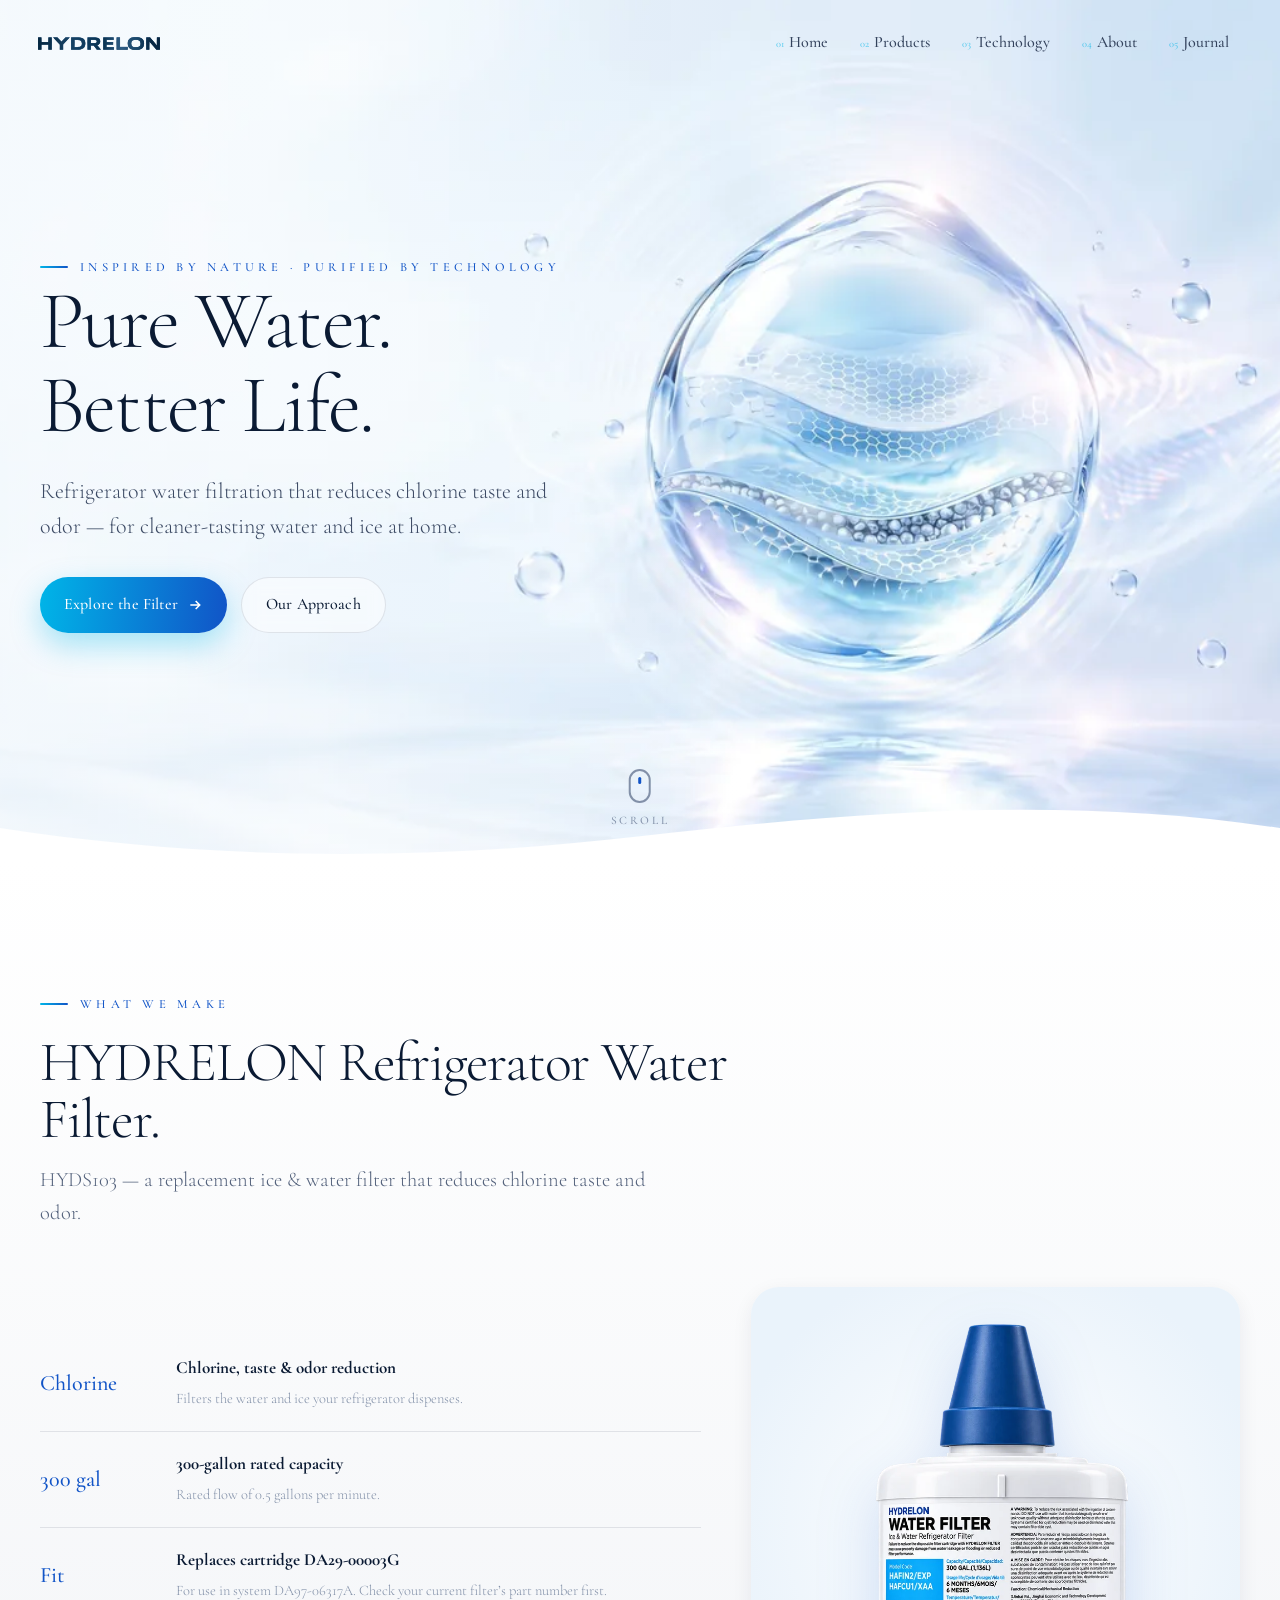
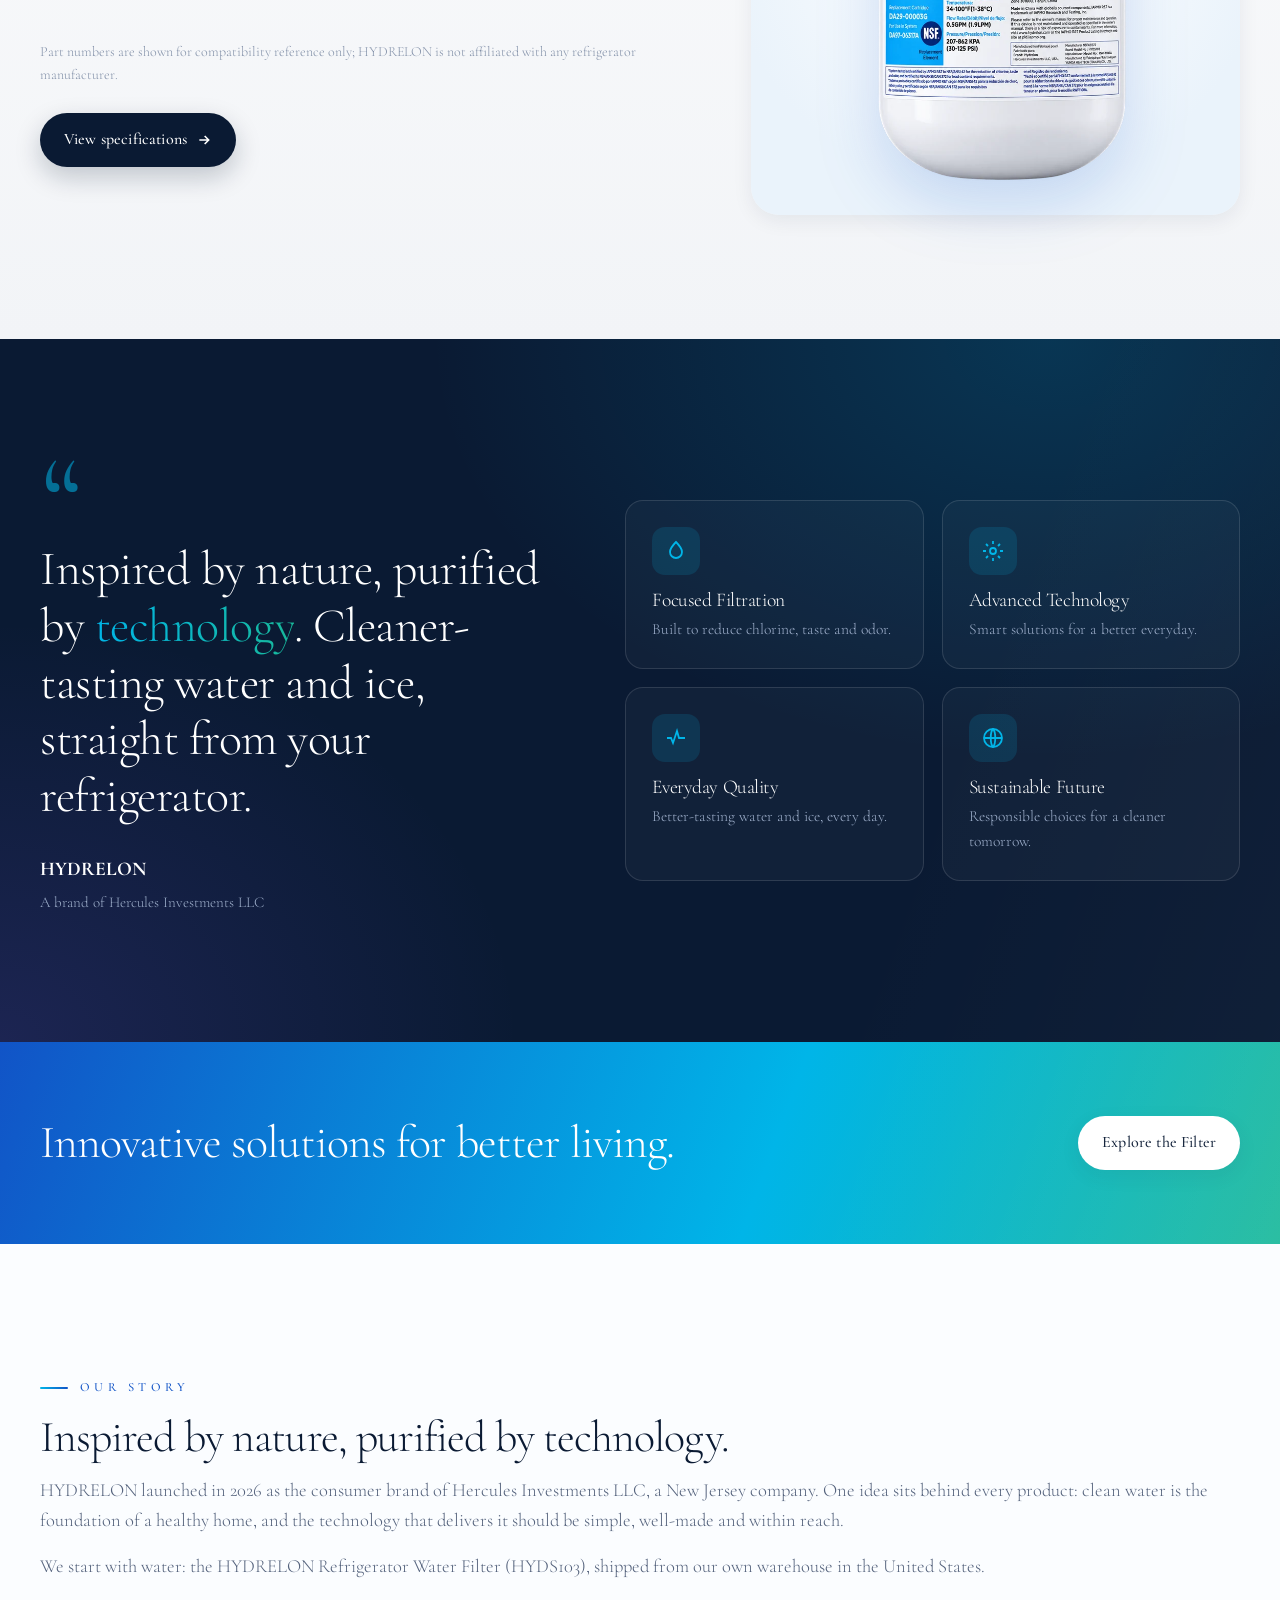
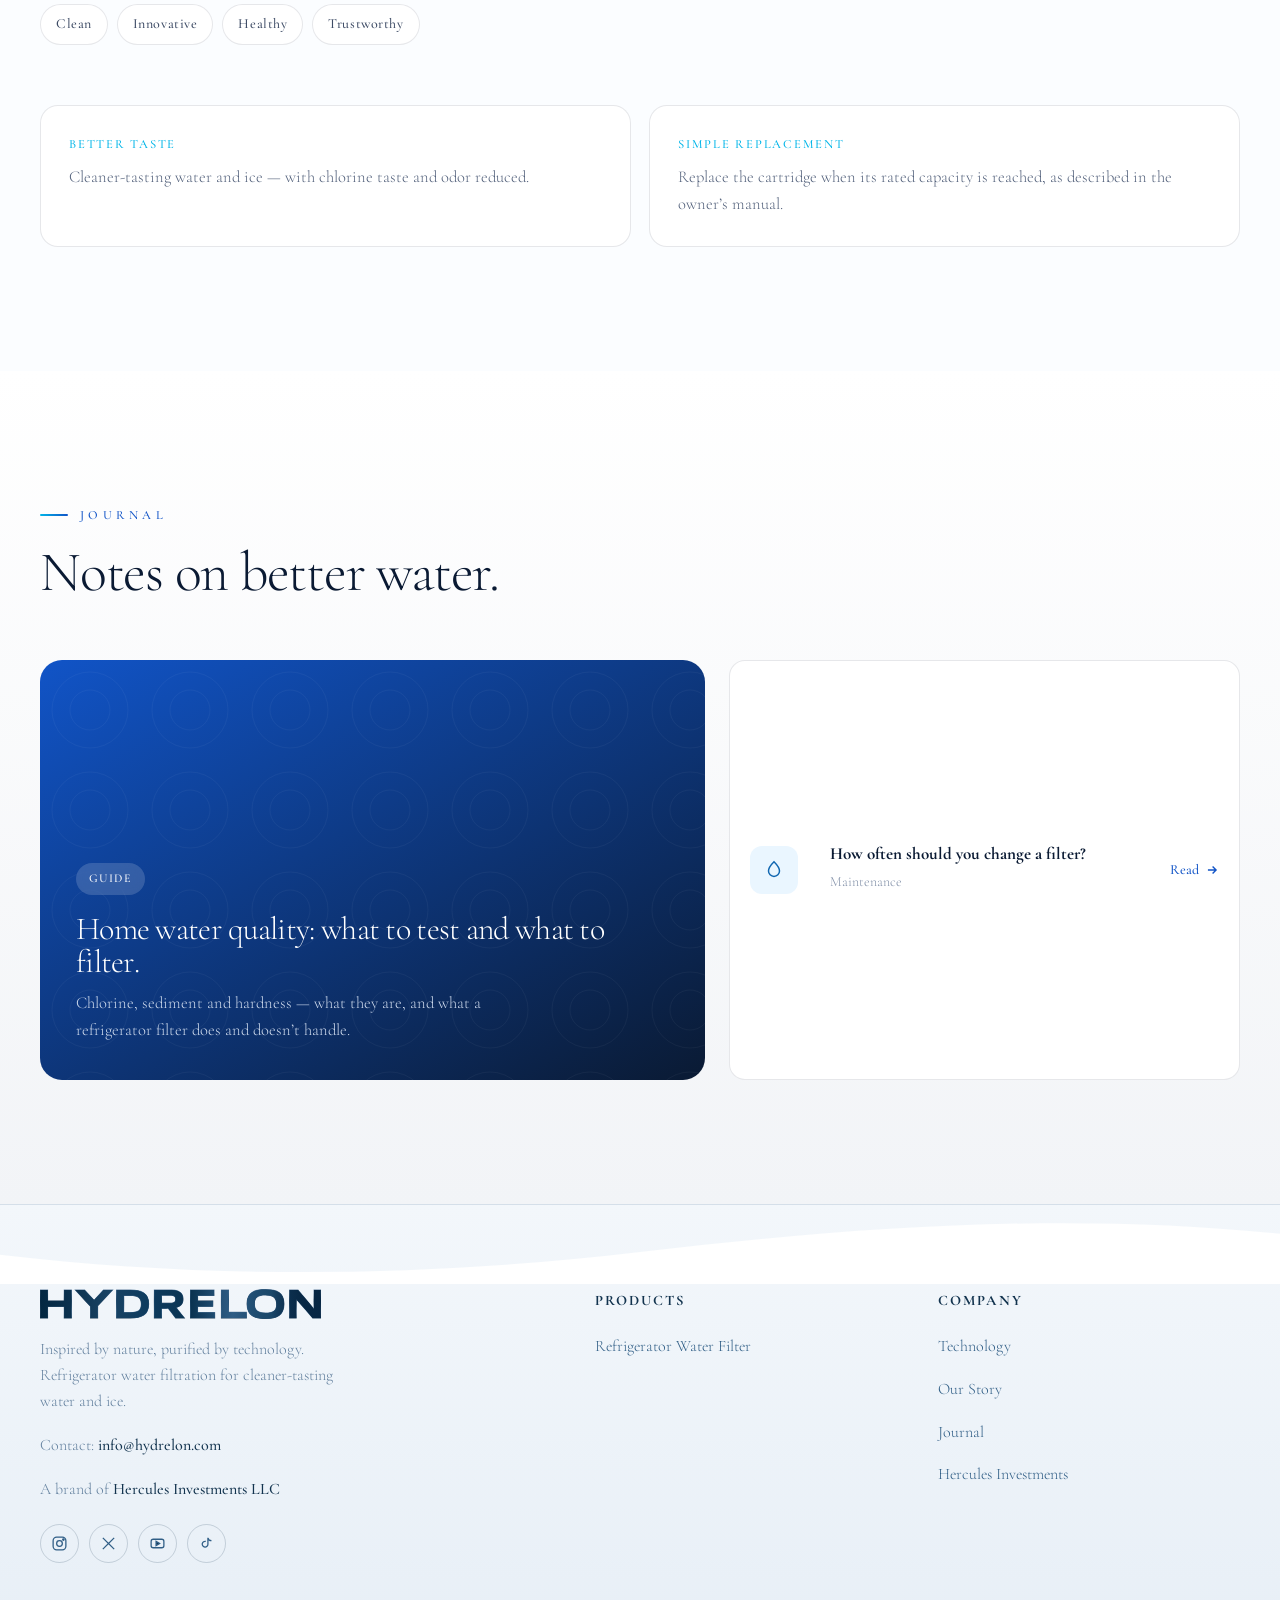
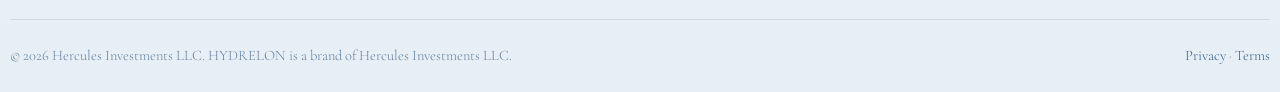
<file: index.html>
<!DOCTYPE html>
<html lang="en">
<head>
<meta charset="UTF-8" />
<meta name="viewport" content="width=device-width, initial-scale=1.0" />
<title>HYDRELON — Pure Water. Better Life.</title>
<meta name="description" content="HYDRELON water filters — inspired by nature, purified by technology. A brand of Hercules Investments LLC." />
<link rel="icon" href="assets/img/favicon-32.png" sizes="32x32" type="image/png">
<link rel="icon" href="assets/img/favicon-16.png" sizes="16x16" type="image/png">
<link rel="icon" href="assets/img/favicon-512.png" sizes="512x512" type="image/png">
<link rel="apple-touch-icon" href="assets/img/favicon-180.png">
<link rel="preconnect" href="https://fonts.googleapis.com">
<link rel="preconnect" href="https://fonts.gstatic.com" crossorigin>
<link rel="stylesheet" href="https://fonts.googleapis.com/css2?family=Cormorant+Garamond:ital,wght@0,300;0,400;0,500;0,600;1,300&display=swap">
<link rel="stylesheet" href="assets/css/base.css">
<link rel="stylesheet" href="assets/css/header.css">
<link rel="stylesheet" href="assets/css/hero.css">
<link rel="stylesheet" href="assets/css/sections.css">
<link rel="stylesheet" href="assets/css/footer.css">
<link rel="stylesheet" href="assets/css/overlays.css">
<link rel="stylesheet" href="assets/css/responsive.css">
</head>
<body>
<div id="progress"></div>

<!-- NAV -->
<header class="nav" id="nav">
  <div class="wrap nav-inner">
    <a class="brand" href="#home">
      <img class="brand-lockup" src="assets/img/hydrelon-logo.svg" alt="HYDRELON" width="273" height="29">
    </a>
    <nav class="menu">
      <a href="#home"><span class="ix">01</span>Home</a>
      <a href="#products"><span class="ix">02</span>Products</a>
      <a href="#technology"><span class="ix">03</span>Technology</a>
      <a href="#about"><span class="ix">04</span>About</a>
      <a href="#journal"><span class="ix">05</span>Journal</a>
    </nav>
    <div class="nav-cta">
      <button class="hamb" id="hamb" aria-label="Menu"><span></span><span></span><span></span></button>
    </div>
  </div>
</header>

<!-- DRAWER -->
<div class="drawer" id="drawer"><div class="panel">
  <a href="#home"><span class="n">01</span>Home</a>
  <a href="#products"><span class="n">02</span>Products</a>
  <a href="#technology"><span class="n">03</span>Technology</a>
  <a href="#about"><span class="n">04</span>About</a>
  <a href="#journal"><span class="n">05</span>Journal</a>
  <div class="dcta">
    <a href="#products" class="btn btn-cyan" style="justify-content:center">Explore the Filter</a>
  </div>
</div></div>

<!-- HERO -->
<section class="hero" id="home">
  <picture class="hero-bg" aria-hidden="true">
    <source type="image/webp" srcset="assets/img/hero-water-1400.webp 1400w, assets/img/hero-water-2400.webp 2400w" sizes="100vw">
    <img src="assets/img/hero-water-1400.jpg" alt="" width="1400" height="685" fetchpriority="high" decoding="async">
  </picture>
  <div class="hero-glow" id="heroGlow"></div>
  <div class="bubbles" id="bubbles1"></div>
  <div class="wrap hero-grid">
    <div class="reveal" data-reveal="left">
      <span class="eyebrow">Inspired by nature · Purified by technology</span>
      <h1><span class="ln">Pure Water.</span><span class="ln">Better Life.</span></h1>
      <p class="lead">Refrigerator water filtration that reduces chlorine taste and odor — for cleaner-tasting water and ice at home.</p>
      <div class="hero-cta">
        <a href="#products" class="btn btn-cyan" data-magnetic>Explore the Filter <svg viewBox="0 0 24 24" fill="none" stroke="currentColor" stroke-width="2.4"><path d="M5 12h14M13 6l6 6-6 6"/></svg></a>
        <a href="#technology" class="btn btn-ghost">Our Approach</a>
      </div>
    </div>
  </div>
  <div class="scrollcue"><div class="mouse"></div>Scroll</div>
  <div class="wave-div"><svg viewBox="0 0 1440 90" preserveAspectRatio="none" style="height:74px;width:100%"><path fill="#ffffff" d="M0 50c240 40 480 40 720 10s480-50 720-10v50H0z"/></svg></div>
</section>

<!-- PRODUCT -->
<section class="section perf" id="products">
  <div class="wrap">
    <div class="section-head reveal">
      <span class="eyebrow">What we make</span>
      <h2>HYDRELON Refrigerator Water Filter.</h2>
      <p>HYDS103 — a replacement ice &amp; water filter that reduces chlorine taste and odor.</p>
    </div>
    <div class="perf-grid">
      <div class="reveal" data-reveal="left">
        <div class="ppanel active" data-pp="water">
          <div class="pmetric"><div class="pv water" style="font-size:22px">Chlorine</div><div class="pt"><b>Chlorine, taste &amp; odor reduction</b><small>Filters the water and ice your refrigerator dispenses.</small></div></div>
          <div class="pmetric"><div class="pv water" style="font-size:22px">300 gal</div><div class="pt"><b>300-gallon rated capacity</b><small>Rated flow of 0.5 gallons per minute.</small></div></div>
          <div class="pmetric"><div class="pv water" style="font-size:22px">Fit</div><div class="pt"><b>Replaces cartridge DA29-00003G</b><small>For use in system DA97-06317A. Check your current filter&rsquo;s part number first.</small></div></div>
        </div>
        <p class="perf-note">Part numbers are shown for compatibility reference only; HYDRELON is not affiliated with any refrigerator manufacturer.</p>
        <a href="products/hyds103.html" class="btn btn-primary perf-cta">View specifications <svg viewBox="0 0 24 24" fill="none" stroke="currentColor" stroke-width="2.4"><path d="M5 12h14M13 6l6 6-6 6"/></svg></a>
      </div>
      <a href="products/hyds103.html" class="perf-product reveal" data-reveal="right" aria-label="HYDS103 specifications"><img src="assets/img/hyds103-900.webp" alt="HYDRELON HYDS103 refrigerator water filter" width="561" height="900" loading="lazy"></a>
    </div>
  </div>
</section>

<!-- MANIFESTO -->
<section class="section manifesto" id="technology">
  <div class="wrap">
    <div class="reveal" data-reveal="left">
      <div class="quote-mark">&ldquo;</div>
      <blockquote>Inspired by nature, purified by <em>technology</em>. Cleaner-tasting water and ice, straight from your refrigerator.</blockquote>
      <div class="sign"><div><b>HYDRELON</b><span>A brand of Hercules Investments LLC</span></div></div>
    </div>
    <div class="pillars reveal" data-reveal="right">
      <div class="pillar"><div class="pic"><svg viewBox="0 0 24 24" fill="none" stroke-width="1.8"><path d="M12 3c4 4 6 7 6 10a6 6 0 01-12 0c0-3 2-6 6-10z"/></svg></div><h4>Focused Filtration</h4><p>Built to reduce chlorine, taste and odor.</p></div>
      <div class="pillar"><div class="pic"><svg viewBox="0 0 24 24" fill="none" stroke-width="1.8"><circle cx="12" cy="12" r="3"/><path d="M12 2v3M12 19v3M2 12h3M19 12h3M5 5l2 2M17 17l2 2M5 19l2-2M17 7l2-2"/></svg></div><h4>Advanced Technology</h4><p>Smart solutions for a better everyday.</p></div>
      <div class="pillar"><div class="pic"><svg viewBox="0 0 24 24" fill="none" stroke-width="1.8"><path d="M3 12h4l2 5 4-12 2 7h6"/></svg></div><h4>Everyday Quality</h4><p>Better-tasting water and ice, every day.</p></div>
      <div class="pillar"><div class="pic"><svg viewBox="0 0 24 24" fill="none" stroke-width="1.8"><circle cx="12" cy="12" r="9"/><path d="M3 12h18M12 3c3 3 3 15 0 18M12 3c-3 3-3 15 0 18"/></svg></div><h4>Sustainable Future</h4><p>Responsible choices for a cleaner tomorrow.</p></div>
    </div>
  </div>
</section>

<!-- CTA BAND -->
<section class="ctaband">
  <div class="bubbles" id="bubbles3"></div>
  <div class="wrap">
    <h2 class="reveal">Innovative solutions for better living.</h2>
    <div class="acts reveal"><a href="#products" class="btn btn-light">Explore the Filter</a></div>
  </div>
</section>

<!-- ABOUT -->
<section class="section" id="about">
  <div class="wrap">
    <div class="about-grid">
      <div class="about-text reveal" data-reveal="right">
        <span class="eyebrow">Our story</span>
        <h2>Inspired by nature, purified by technology.</h2>
        <p>HYDRELON launched in 2026 as the consumer brand of Hercules Investments LLC, a New Jersey company. One idea sits behind every product: clean water is the foundation of a healthy home, and the technology that delivers it should be simple, well-made and within reach.</p>
        <p>We start with water: the HYDRELON Refrigerator Water Filter (HYDS103), shipped from our own warehouse in the United States.</p>
        <div class="voice"><span>Clean</span><span>Innovative</span><span>Healthy</span><span>Trustworthy</span></div>
      </div>
    </div>
    <div class="vm reveal">
      <div class="box"><div class="t">Better taste</div><p>Cleaner-tasting water and ice — with chlorine taste and odor reduced.</p></div>
      <div class="box"><div class="t">Simple replacement</div><p>Replace the cartridge when its rated capacity is reached, as described in the owner&rsquo;s manual.</p></div>
    </div>
  </div>
</section>

<!-- JOURNAL -->
<section class="section" id="journal" style="background:linear-gradient(180deg,#fff,var(--mist))">
  <div class="wrap">
    <div class="section-head reveal">
      <span class="eyebrow">Journal</span>
      <h2>Notes on better water.</h2>
    </div>
    <div class="ins-grid">
      <article class="ins-feat reveal tilt"><div class="glare"></div><div class="bg"></div>
        <span class="tag">Guide</span>
        <h3>Home water quality: what to test and what to filter.</h3>
        <p>Chlorine, sediment and hardness — what they are, and what a refrigerator filter does and doesn&rsquo;t handle.</p>
      </article>
      <div class="ins-list">
        <article class="ins-row reveal"><span class="ic" style="background:#eaf6ff"><svg viewBox="0 0 24 24" fill="none" stroke="#1167B1" stroke-width="1.6"><path d="M12 3c4 4 6 7 6 10a6 6 0 01-12 0c0-3 2-6 6-10z"/></svg></span><div><b>How often should you change a filter?</b><small>Maintenance</small></div><span class="rd">Read <svg viewBox="0 0 24 24" fill="none" stroke="currentColor" stroke-width="2.4"><path d="M5 12h14M13 6l6 6-6 6"/></svg></span></article>
      </div>
    </div>
  </div>
</section>

<!-- FOOTER -->
<footer>
  <div class="wrap foot-grid">
    <div class="foot-brand">
      <img class="foot-logo" src="assets/img/hydrelon-logo.svg" alt="HYDRELON" width="273" height="29">
      <p>Inspired by nature, purified by technology. Refrigerator water filtration for cleaner-tasting water and ice.</p>
      <p class="parent-line">Contact: <a href="mailto:info@hydrelon.com">info@hydrelon.com</a></p>
      <p class="parent-line">A brand of <a href="https://herculesinvestmentsllc.com" target="_blank" rel="noopener">Hercules Investments LLC</a></p>
      <div class="foot-social">
        <a href="#" aria-label="Instagram"><svg viewBox="0 0 24 24" fill="none" stroke-width="1.8"><rect x="3" y="3" width="18" height="18" rx="5"/><circle cx="12" cy="12" r="4"/><circle cx="17.5" cy="6.5" r="1" fill="currentColor"/></svg></a>
        <a href="#" aria-label="X"><svg viewBox="0 0 24 24" fill="none" stroke-width="1.8"><path d="M4 4l16 16M20 4L4 20"/></svg></a>
        <a href="#" aria-label="YouTube"><svg viewBox="0 0 24 24" fill="none" stroke-width="1.8"><rect x="3" y="6" width="18" height="12" rx="3"/><path d="M10 9l5 3-5 3z" fill="currentColor"/></svg></a>
        <a href="#" aria-label="TikTok"><svg viewBox="0 0 24 24" fill="none" stroke-width="1.8"><path d="M14 4v9a4 4 0 11-3-3.9M14 4c.5 2.5 2.5 4 5 4"/></svg></a>
      </div>
    </div>
    <div><h5>Products</h5><ul><li><a href="products/hyds103.html">Refrigerator Water Filter</a></li></ul></div>
    <div><h5>Company</h5><ul><li><a href="#technology">Technology</a></li><li><a href="#about">Our Story</a></li><li><a href="#journal">Journal</a></li><li><a href="https://herculesinvestmentsllc.com" target="_blank" rel="noopener">Hercules Investments</a></li></ul></div>
  </div>
  <div class="wrap foot-bottom">
    <span>© 2026 Hercules Investments LLC. HYDRELON is a brand of Hercules Investments LLC.</span>
    <span><a href="privacy.html">Privacy</a> · <a href="terms.html">Terms</a></span>
  </div>
</footer>

<button class="totop" id="totop" aria-label="Back to top"><svg viewBox="0 0 24 24" fill="none" stroke-width="2.4"><path d="M12 19V5M6 11l6-6 6 6"/></svg></button>

<script type="module" src="assets/js/main.js"></script>
</body>
</html>
</file>
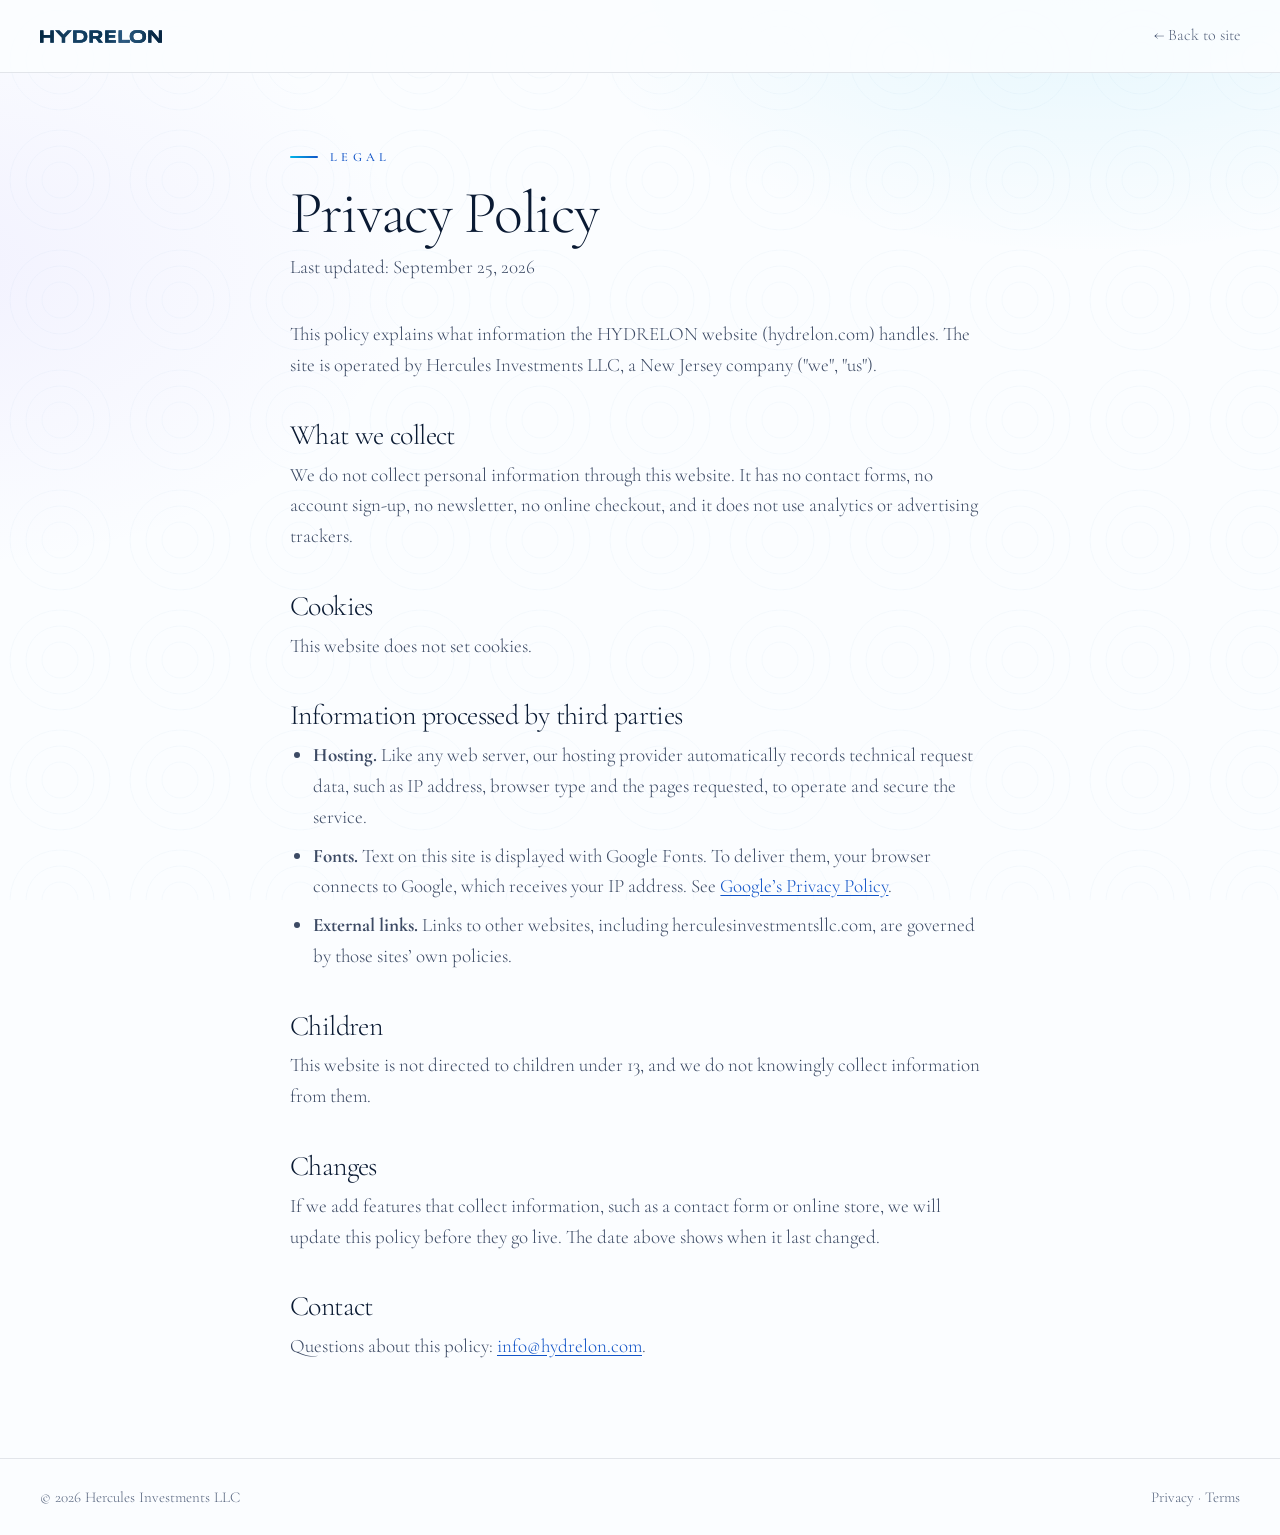
<file: privacy.html>
<!DOCTYPE html>
<html lang="en">
<head>
<meta charset="UTF-8" />
<meta name="viewport" content="width=device-width, initial-scale=1.0" />
<title>Privacy Policy — HYDRELON</title>
<meta name="description" content="How the HYDRELON website handles information." />
<link rel="icon" href="assets/img/favicon-32.png" sizes="32x32" type="image/png">
<link rel="apple-touch-icon" href="assets/img/favicon-180.png">
<link rel="preconnect" href="https://fonts.googleapis.com">
<link rel="preconnect" href="https://fonts.gstatic.com" crossorigin>
<link rel="stylesheet" href="https://fonts.googleapis.com/css2?family=Cormorant+Garamond:ital,wght@0,300;0,400;0,500;0,600;1,300&display=swap">
<link rel="stylesheet" href="assets/css/base.css">
<link rel="stylesheet" href="assets/css/legal.css">
</head>
<body class="legal">
<header class="legal-head"><div class="wrap"><a href="./" aria-label="HYDRELON home"><img src="assets/img/hydrelon-logo.svg" alt="HYDRELON" width="273" height="29" class="legal-logo"></a><a href="./" class="legal-back">&larr; Back to site</a></div></header>
<main class="wrap legal-main">
<span class="eyebrow">Legal</span>
<h1>Privacy Policy</h1>
<p class="legal-date">Last updated: September 25, 2026</p>
<p>This policy explains what information the HYDRELON website (hydrelon.com) handles. The site is operated by Hercules Investments LLC, a New Jersey company ("we", "us").</p>

<h2>What we collect</h2>
<p>We do not collect personal information through this website. It has no contact forms, no account sign-up, no newsletter, no online checkout, and it does not use analytics or advertising trackers.</p>

<h2>Cookies</h2>
<p>This website does not set cookies.</p>

<h2>Information processed by third parties</h2>
<ul>
<li><strong>Hosting.</strong> Like any web server, our hosting provider automatically records technical request data, such as IP address, browser type and the pages requested, to operate and secure the service.</li>
<li><strong>Fonts.</strong> Text on this site is displayed with Google Fonts. To deliver them, your browser connects to Google, which receives your IP address. See <a href="https://policies.google.com/privacy" target="_blank" rel="noopener">Google&rsquo;s Privacy Policy</a>.</li>
<li><strong>External links.</strong> Links to other websites, including herculesinvestmentsllc.com, are governed by those sites&rsquo; own policies.</li>
</ul>

<h2>Children</h2>
<p>This website is not directed to children under 13, and we do not knowingly collect information from them.</p>

<h2>Changes</h2>
<p>If we add features that collect information, such as a contact form or online store, we will update this policy before they go live. The date above shows when it last changed.</p>

<h2>Contact</h2>
<p>Questions about this policy: <a href="mailto:info@hydrelon.com">info@hydrelon.com</a>.</p>
</main>
<footer class="legal-foot"><div class="wrap"><span>&copy; 2026 Hercules Investments LLC</span><span><a href="privacy.html">Privacy</a> &middot; <a href="terms.html">Terms</a></span></div></footer>
</body>
</html>
</file>
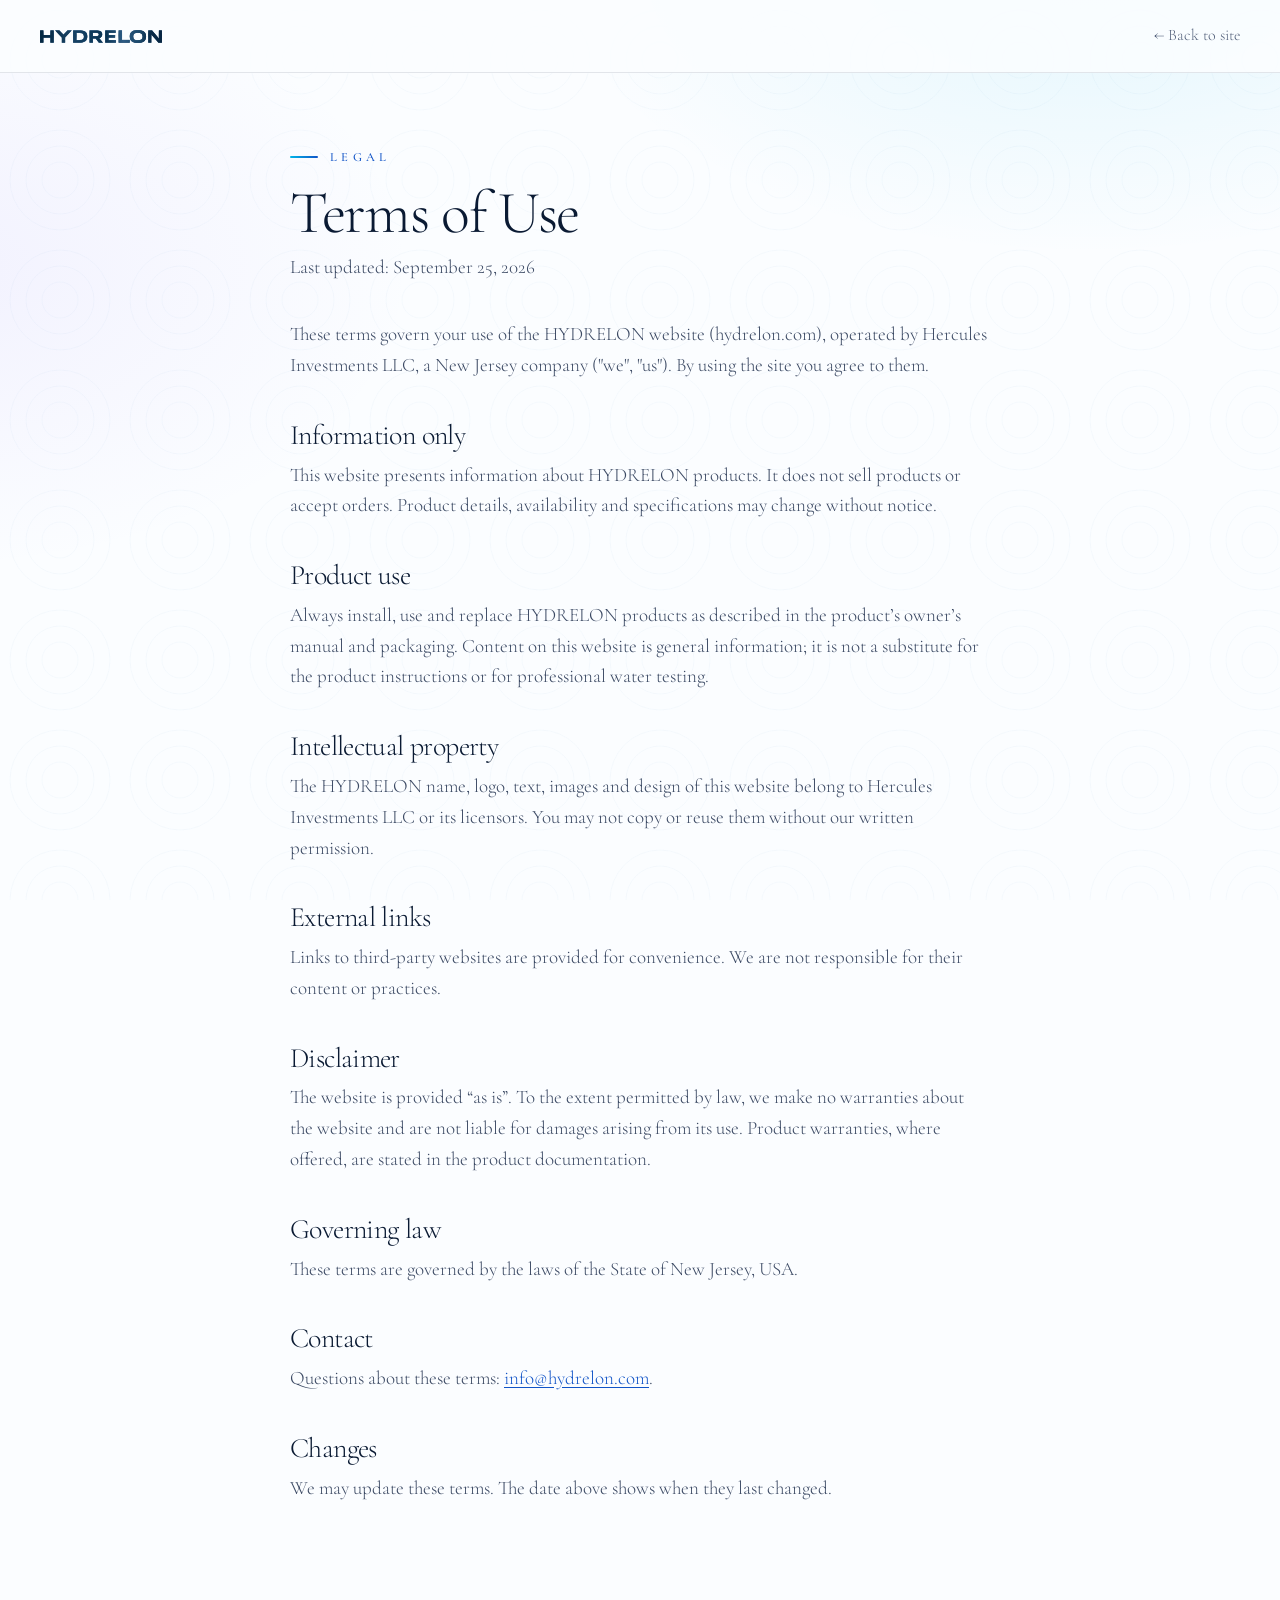
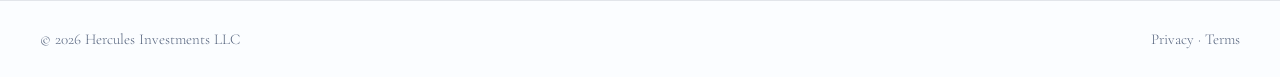
<file: terms.html>
<!DOCTYPE html>
<html lang="en">
<head>
<meta charset="UTF-8" />
<meta name="viewport" content="width=device-width, initial-scale=1.0" />
<title>Terms of Use — HYDRELON</title>
<meta name="description" content="Terms for using the HYDRELON website." />
<link rel="icon" href="assets/img/favicon-32.png" sizes="32x32" type="image/png">
<link rel="apple-touch-icon" href="assets/img/favicon-180.png">
<link rel="preconnect" href="https://fonts.googleapis.com">
<link rel="preconnect" href="https://fonts.gstatic.com" crossorigin>
<link rel="stylesheet" href="https://fonts.googleapis.com/css2?family=Cormorant+Garamond:ital,wght@0,300;0,400;0,500;0,600;1,300&display=swap">
<link rel="stylesheet" href="assets/css/base.css">
<link rel="stylesheet" href="assets/css/legal.css">
</head>
<body class="legal">
<header class="legal-head"><div class="wrap"><a href="./" aria-label="HYDRELON home"><img src="assets/img/hydrelon-logo.svg" alt="HYDRELON" width="273" height="29" class="legal-logo"></a><a href="./" class="legal-back">&larr; Back to site</a></div></header>
<main class="wrap legal-main">
<span class="eyebrow">Legal</span>
<h1>Terms of Use</h1>
<p class="legal-date">Last updated: September 25, 2026</p>
<p>These terms govern your use of the HYDRELON website (hydrelon.com), operated by Hercules Investments LLC, a New Jersey company ("we", "us"). By using the site you agree to them.</p>

<h2>Information only</h2>
<p>This website presents information about HYDRELON products. It does not sell products or accept orders. Product details, availability and specifications may change without notice.</p>

<h2>Product use</h2>
<p>Always install, use and replace HYDRELON products as described in the product&rsquo;s owner&rsquo;s manual and packaging. Content on this website is general information; it is not a substitute for the product instructions or for professional water testing.</p>

<h2>Intellectual property</h2>
<p>The HYDRELON name, logo, text, images and design of this website belong to Hercules Investments LLC or its licensors. You may not copy or reuse them without our written permission.</p>

<h2>External links</h2>
<p>Links to third-party websites are provided for convenience. We are not responsible for their content or practices.</p>

<h2>Disclaimer</h2>
<p>The website is provided &ldquo;as is&rdquo;. To the extent permitted by law, we make no warranties about the website and are not liable for damages arising from its use. Product warranties, where offered, are stated in the product documentation.</p>

<h2>Governing law</h2>
<p>These terms are governed by the laws of the State of New Jersey, USA.</p>

<h2>Contact</h2>
<p>Questions about these terms: <a href="mailto:info@hydrelon.com">info@hydrelon.com</a>.</p>

<h2>Changes</h2>
<p>We may update these terms. The date above shows when they last changed.</p>
</main>
<footer class="legal-foot"><div class="wrap"><span>&copy; 2026 Hercules Investments LLC</span><span><a href="privacy.html">Privacy</a> &middot; <a href="terms.html">Terms</a></span></div></footer>
</body>
</html>
</file>
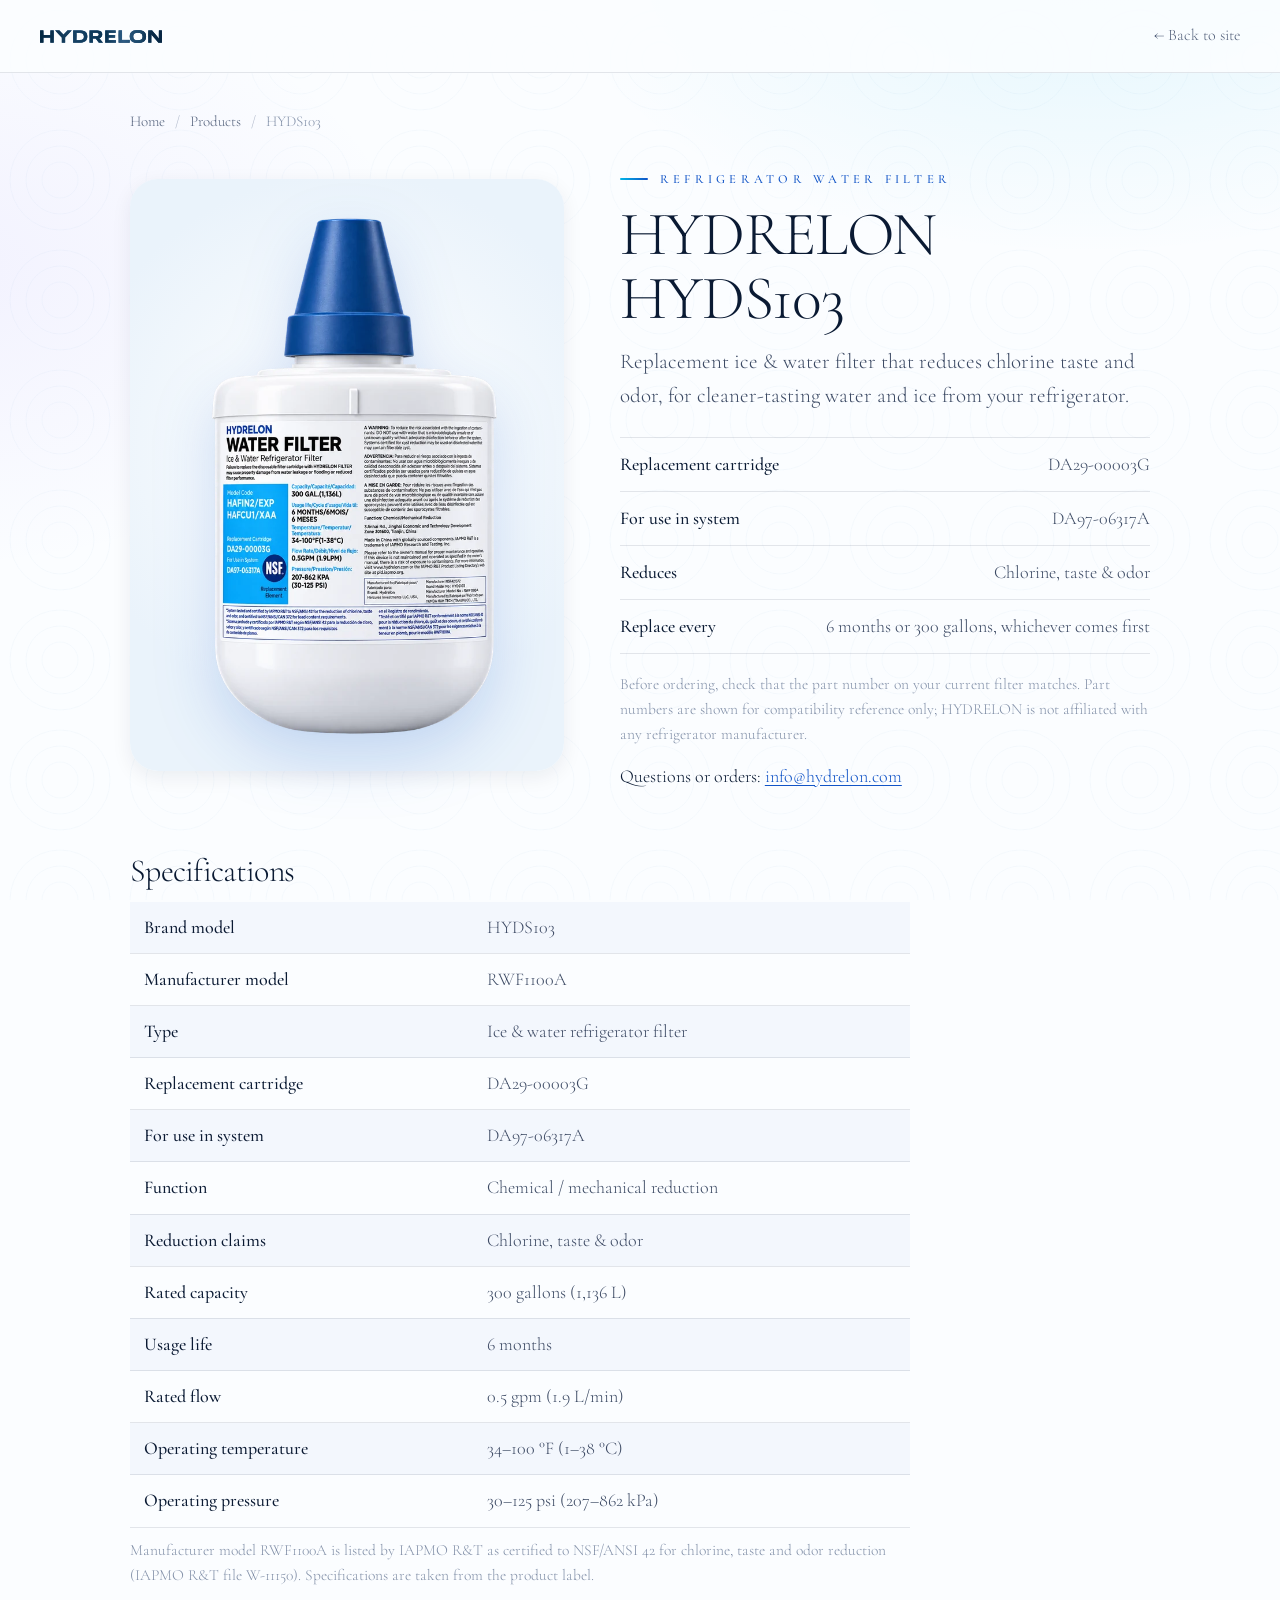
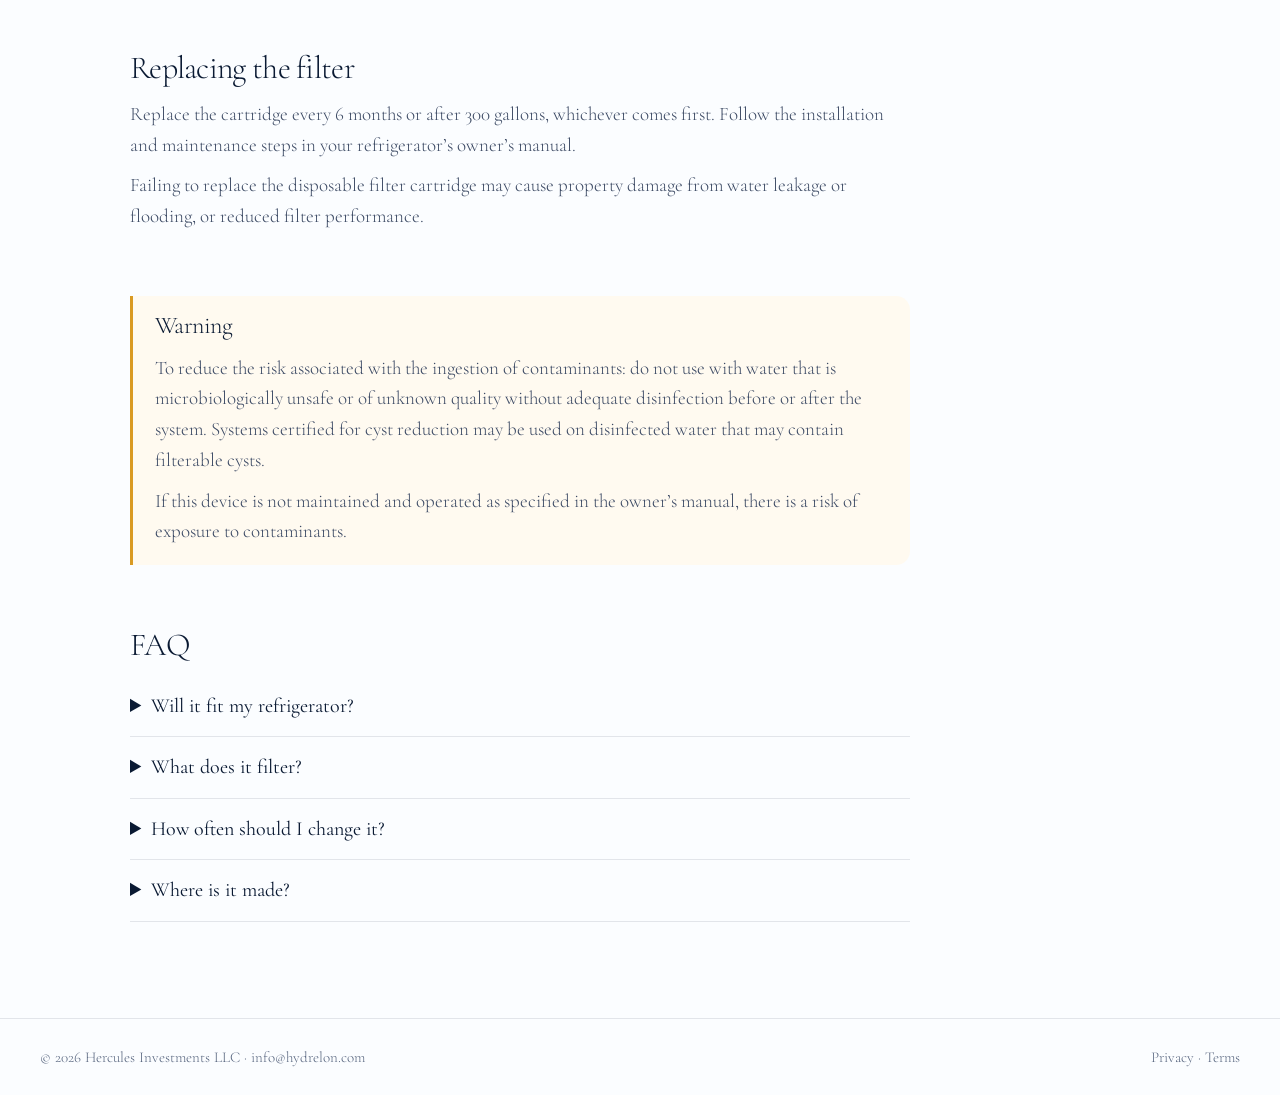
<file: products/hyds103.html>
<!DOCTYPE html>
<html lang="en">
<head>
<meta charset="UTF-8" />
<meta name="viewport" content="width=device-width, initial-scale=1.0" />
<title>HYDRELON HYDS103 Refrigerator Water Filter</title>
<meta name="description" content="HYDRELON HYDS103 ice &amp; water refrigerator filter. Replacement cartridge DA29-00003G for system DA97-06317A. Reduces chlorine taste and odor; 300 gallons or 6 months." />
<link rel="icon" href="../assets/img/favicon-32.png" sizes="32x32" type="image/png">
<link rel="apple-touch-icon" href="../assets/img/favicon-180.png">
<link rel="preconnect" href="https://fonts.googleapis.com">
<link rel="preconnect" href="https://fonts.gstatic.com" crossorigin>
<link rel="stylesheet" href="https://fonts.googleapis.com/css2?family=Cormorant+Garamond:ital,wght@0,300;0,400;0,500;0,600;1,300&display=swap">
<link rel="stylesheet" href="../assets/css/base.css">
<link rel="stylesheet" href="../assets/css/legal.css">
<link rel="stylesheet" href="../assets/css/product.css">
</head>
<body class="legal">
<header class="legal-head"><div class="wrap"><a href="../" aria-label="HYDRELON home"><img src="../assets/img/hydrelon-logo.svg" alt="HYDRELON" width="273" height="29" class="legal-logo"></a><a href="../#products" class="legal-back">&larr; Back to site</a></div></header>

<main class="wrap pdp">
  <nav class="crumbs" aria-label="Breadcrumb"><a href="../">Home</a> <span>/</span> <a href="../#products">Products</a> <span>/</span> HYDS103</nav>

  <section class="pdp-top">
    <div class="pdp-media">
      <img src="../assets/img/hyds103-900.webp" srcset="../assets/img/hyds103-900.webp 561w, ../assets/img/hyds103-1400.webp 872w" sizes="(max-width:900px) 70vw, 420px" alt="HYDRELON HYDS103 ice and water refrigerator filter cartridge with blue cap" width="561" height="900">
    </div>
    <div class="pdp-info">
      <span class="eyebrow">Refrigerator Water Filter</span>
      <h1>HYDRELON HYDS103</h1>
      <p class="pdp-lead">Replacement ice &amp; water filter that reduces chlorine taste and odor, for cleaner-tasting water and ice from your refrigerator.</p>
      <ul class="pdp-facts">
        <li><b>Replacement cartridge</b><span>DA29-00003G</span></li>
        <li><b>For use in system</b><span>DA97-06317A</span></li>
        <li><b>Reduces</b><span>Chlorine, taste &amp; odor</span></li>
        <li><b>Replace every</b><span>6 months or 300 gallons, whichever comes first</span></li>
      </ul>
      <p class="pdp-fit">Before ordering, check that the part number on your current filter matches. Part numbers are shown for compatibility reference only; HYDRELON is not affiliated with any refrigerator manufacturer.</p>
      <p class="pdp-contact">Questions or orders: <a href="mailto:info@hydrelon.com">info@hydrelon.com</a></p>
    </div>
  </section>

  <section class="pdp-block">
    <h2>Specifications</h2>
    <div class="spec-wrap"><table class="spec">
      <tbody>
        <tr><th>Brand model</th><td>HYDS103</td></tr>
        <tr><th>Manufacturer model</th><td>RWF1100A</td></tr>
        <tr><th>Type</th><td>Ice &amp; water refrigerator filter</td></tr>
        <tr><th>Replacement cartridge</th><td>DA29-00003G</td></tr>
        <tr><th>For use in system</th><td>DA97-06317A</td></tr>
        <tr><th>Function</th><td>Chemical / mechanical reduction</td></tr>
        <tr><th>Reduction claims</th><td>Chlorine, taste &amp; odor</td></tr>
        <tr><th>Rated capacity</th><td>300 gallons (1,136 L)</td></tr>
        <tr><th>Usage life</th><td>6 months</td></tr>
        <tr><th>Rated flow</th><td>0.5 gpm (1.9 L/min)</td></tr>
        <tr><th>Operating temperature</th><td>34&ndash;100 &deg;F (1&ndash;38 &deg;C)</td></tr>
        <tr><th>Operating pressure</th><td>30&ndash;125 psi (207&ndash;862 kPa)</td></tr>
      </tbody>
    </table></div>
    <p class="spec-note">Manufacturer model RWF1100A is listed by IAPMO R&amp;T as certified to NSF/ANSI 42 for chlorine, taste and odor reduction (IAPMO R&amp;T file W-11150). Specifications are taken from the product label.</p>
  </section>

  <section class="pdp-block">
    <h2>Replacing the filter</h2>
    <p>Replace the cartridge every 6 months or after 300 gallons, whichever comes first. Follow the installation and maintenance steps in your refrigerator&rsquo;s owner&rsquo;s manual.</p>
    <p>Failing to replace the disposable filter cartridge may cause property damage from water leakage or flooding, or reduced filter performance.</p>
  </section>

  <section class="pdp-block pdp-warning" aria-label="Warning">
    <h2>Warning</h2>
    <p>To reduce the risk associated with the ingestion of contaminants: do not use with water that is microbiologically unsafe or of unknown quality without adequate disinfection before or after the system. Systems certified for cyst reduction may be used on disinfected water that may contain filterable cysts.</p>
    <p>If this device is not maintained and operated as specified in the owner&rsquo;s manual, there is a risk of exposure to contaminants.</p>
  </section>

  <section class="pdp-block">
    <h2>FAQ</h2>
    <details><summary>Will it fit my refrigerator?</summary><p>It replaces cartridge DA29-00003G in system DA97-06317A. Check the part number printed on your current filter or in your refrigerator&rsquo;s manual; if it matches, this filter fits.</p></details>
    <details><summary>What does it filter?</summary><p>It reduces chlorine taste and odor in the water and ice your refrigerator dispenses. It is not intended to make unsafe water safe &mdash; see the warning above.</p></details>
    <details><summary>How often should I change it?</summary><p>Every 6 months or after 300 gallons, whichever comes first.</p></details>
    <details><summary>Where is it made?</summary><p>Made in China with globally sourced components, manufactured for Hercules Investments LLC, USA.</p></details>
  </section>
</main>

<footer class="legal-foot"><div class="wrap"><span>&copy; 2026 Hercules Investments LLC &middot; <a href="mailto:info@hydrelon.com">info@hydrelon.com</a></span><span><a href="../privacy.html">Privacy</a> &middot; <a href="../terms.html">Terms</a></span></div></footer>
</body>
</html>
</file>
<file: assets/css/base.css>
:root{
  --ink:#0A1A33; --ink2:#0d2347; --ink3:#102a52;
  --blue:#1154C7; --blue2:#1167B1; --cyan:#00B5E8; --teal:#18B89A; --green:#22C55E; --violet:#7B5CF6;
  --mist:#F2F4F7; --mist2:#e7edf4; --paper:#fbfdff;
  --line:rgba(10,26,51,.10); --line2:rgba(10,26,51,.06); --lined:rgba(255,255,255,.12);
  --txt:#0A1A33; --muted:#54627c; --muted2:#8290a8;
  --disp:var(--serif); --body:var(--serif);
  --logo-deep:#12334e; --logo-mid:#305e86; --logo-soft:#63809e;
  --serif:'Cormorant Garamond','Cormorant',Georgia,'Times New Roman',serif;
  --r:18px; --maxw:1260px;
  --sh1:0 6px 20px rgba(10,26,51,.07); --sh2:0 22px 60px rgba(10,26,51,.13); --sh3:0 44px 100px rgba(10,26,51,.20);
  --glass:rgba(255,255,255,.62); --glassb:rgba(255,255,255,.55);
}
*{box-sizing:border-box;margin:0;padding:0}
html{scroll-behavior:smooth;overflow-x:clip}
body{font-family:var(--body);font-weight:300;font-size:19.5px;color:var(--txt);background:var(--paper);line-height:1.62;-webkit-font-smoothing:antialiased;overflow-x:hidden}
body::before{content:"";position:fixed;inset:0;z-index:-2;
  background:
   radial-gradient(900px 500px at 85% -5%,rgba(0,181,232,.10),transparent 60%),
   radial-gradient(800px 500px at -5% 30%,rgba(123,92,246,.07),transparent 60%),
   var(--paper)}
body::after{content:"";position:fixed;inset:0;z-index:-1;pointer-events:none;opacity:.5;
  background-image:url("data:image/svg+xml,%3Csvg xmlns='http://www.w3.org/2000/svg' width='120' height='120'%3E%3Cg fill='none' stroke='%231167B1' stroke-opacity='0.05' stroke-width='1'%3E%3Ccircle cx='60' cy='60' r='18'/%3E%3Ccircle cx='60' cy='60' r='34'/%3E%3Ccircle cx='60' cy='60' r='50'/%3E%3C/g%3E%3C/svg%3E")}
img{max-width:100%;display:block}
a{color:inherit;text-decoration:none}
button,input,select,textarea{font-family:inherit}
section{scroll-margin-top:96px}
::-webkit-scrollbar{width:11px}
::-webkit-scrollbar-track{background:var(--mist)}
::-webkit-scrollbar-thumb{background:linear-gradient(var(--blue),var(--cyan));border-radius:8px;border:3px solid var(--mist)}
::selection{background:var(--cyan);color:#04263a}

.wrap{max-width:var(--maxw);margin:0 auto;padding:0 30px}
.eyebrow{font-family:var(--disp);font-weight:500;letter-spacing:.34em;text-transform:uppercase;font-size:12.5px;color:var(--blue);display:inline-flex;align-items:center;gap:12px}
.eyebrow::before{content:"";width:28px;height:2px;background:linear-gradient(90deg,var(--cyan),var(--blue));border-radius:2px}
.eyebrow.on-d{color:var(--cyan)}
.eyebrow.on-d::before{background:linear-gradient(90deg,var(--cyan),var(--teal))}
h1,h2,h3,h4{font-family:var(--serif);font-weight:300;line-height:1.03;letter-spacing:-.022em;color:var(--ink)}
.section{padding:124px 0;position:relative}
.section-head{max-width:780px;margin-bottom:58px}
.section-head.center{margin-left:auto;margin-right:auto;text-align:center}
.section-head h2{font-size:clamp(31px,4.6vw,56px);font-weight:300;margin:18px 0 14px}
.section-head p{font-size:20.5px;color:var(--muted);max-width:640px}
.section-head.center p{margin-left:auto;margin-right:auto}
.grad{background:linear-gradient(94deg,var(--blue),var(--cyan) 55%,var(--teal));-webkit-background-clip:text;background-clip:text;color:transparent}


/* glass */
.glass{background:var(--glass);backdrop-filter:blur(18px) saturate(150%);-webkit-backdrop-filter:blur(18px) saturate(150%);border:1px solid var(--glassb)}

/* buttons */
.btn{font-family:var(--disp);font-weight:500;font-size:16px;letter-spacing:.01em;border:none;cursor:pointer;padding:14px 24px;border-radius:999px;display:inline-flex;align-items:center;gap:9px;position:relative;overflow:hidden;transition:transform .3s cubic-bezier(.2,.8,.2,1),box-shadow .3s,background .3s,color .3s;white-space:nowrap;isolation:isolate}
.btn svg{width:16px;height:16px;transition:transform .3s}
.btn::after{content:"";position:absolute;top:0;left:-120%;width:60%;height:100%;background:linear-gradient(100deg,transparent,rgba(255,255,255,.55),transparent);transform:skewX(-18deg);transition:left .6s ease;z-index:-1}
.btn:hover::after{left:130%}
.btn:hover{transform:translateY(-3px)}
.btn:active{transform:translateY(-1px) scale(.99)}
.btn-primary{background:var(--ink);color:#fff;box-shadow:0 10px 26px rgba(10,26,51,.22)}
.btn-primary:hover{background:var(--blue);box-shadow:0 16px 34px rgba(17,84,199,.4)}
.btn-primary:hover svg{transform:translateX(4px)}
.btn-cyan{background:linear-gradient(96deg,var(--cyan),var(--blue));color:#fff;box-shadow:0 12px 30px rgba(0,181,232,.34)}
.btn-cyan:hover{box-shadow:0 18px 40px rgba(0,181,232,.5)}
.btn-cyan:hover svg{transform:translateX(4px)}
.btn-ghost{background:rgba(255,255,255,.5);color:var(--ink);border:1.5px solid var(--line);backdrop-filter:blur(8px)}
.btn-ghost:hover{border-color:var(--blue);color:var(--blue);background:#fff}
.btn-light{background:#fff;color:var(--ink);box-shadow:var(--sh1)}
.btn-light:hover{box-shadow:var(--sh2)}
.btn-on-d{background:rgba(255,255,255,.08);color:#fff;border:1.5px solid var(--lined)}
.btn-on-d:hover{background:rgba(255,255,255,.16);border-color:rgba(255,255,255,.4)}
.ripple{position:absolute;border-radius:50%;background:rgba(255,255,255,.5);transform:scale(0);animation:rip .6s ease-out;pointer-events:none;z-index:0}
@keyframes rip{to{transform:scale(3.4);opacity:0}}

/* progress */
#progress{position:fixed;top:0;left:0;height:3px;width:0;z-index:300;background:linear-gradient(90deg,var(--cyan),var(--blue),var(--violet));box-shadow:0 0 12px rgba(0,181,232,.6);transition:width .08s linear}


/* reveal */
.reveal{opacity:0;transform:translateY(30px);transition:opacity .8s cubic-bezier(.2,.8,.2,1),transform .8s cubic-bezier(.2,.8,.2,1)}
.reveal[data-reveal="left"]{transform:translateX(-44px)}
.reveal[data-reveal="right"]{transform:translateX(44px)}
.reveal[data-reveal="scale"]{transform:scale(.92)}
.reveal.in{opacity:1;transform:none}


/* gorsel yer tutucu — urun fotograflari gelene kadar marka ikonu gosterir */
.ph-fill{position:absolute;inset:0;display:grid;place-items:center;padding:6%}
.ph-fill svg{width:44%;max-width:190px;height:auto;opacity:.9}
.ph-fill img{width:100%;height:100%;object-fit:contain;transition:transform 5s}
</file>
<file: assets/css/header.css>
/* nav */
header.nav{position:sticky;top:0;z-index:120;transition:.4s}
header.nav .navbar{transition:.4s}
header.nav.scrolled .navbar{background:rgba(251,253,255,.78);backdrop-filter:blur(20px) saturate(160%);-webkit-backdrop-filter:blur(20px) saturate(160%);border-bottom:1px solid var(--line);box-shadow:var(--sh1)}
.nav-inner{display:flex;align-items:center;justify-content:space-between;height:86px;transition:height .4s}
header.nav.scrolled .nav-inner{height:68px}
.brand{display:flex;align-items:center;gap:13px}
.brand .logo{width:46px;height:46px;flex:none;filter:drop-shadow(0 6px 14px rgba(17,84,199,.25))}
.wordmark{font-family:var(--disp);font-weight:500;font-size:27.5px;letter-spacing:.15em;color:var(--ink);position:relative;line-height:1}
.wordmark .e{position:relative}
.wordmark .e::before{content:"";position:absolute;left:-1px;right:-1px;top:1px;height:3px;background:var(--cyan);border-radius:2px}
.brand .stack{display:flex;flex-direction:column;gap:3px}
.brand .tag{font-size:10.5px;letter-spacing:.26em;color:var(--muted2);font-weight:500;text-transform:uppercase}
nav.menu{display:flex;gap:6px;align-items:center}
nav.menu a{font-weight:500;font-size:16px;color:#33425c;position:relative;padding:9px 13px;border-radius:9px;transition:.25s}
nav.menu a .ix{font-family:var(--disp);font-size:10.5px;color:var(--cyan);font-weight:500;margin-right:5px;opacity:.6}
nav.menu a::after{content:"";position:absolute;left:13px;right:13px;bottom:4px;height:2px;width:0;background:linear-gradient(90deg,var(--cyan),var(--blue));border-radius:2px;transition:width .3s}
nav.menu a:hover{color:var(--ink);background:rgba(17,84,199,.06)}
nav.menu a:hover::after{width:calc(100% - 26px)}
.nav-cta{display:flex;gap:11px;align-items:center}
.hamb{display:none;flex-direction:column;gap:5px;background:none;border:none;cursor:pointer;padding:9px}
.hamb span{width:24px;height:2px;background:var(--ink);transition:.3s;border-radius:2px}
.hamb.open span:nth-child(1){transform:translateY(7px) rotate(45deg)}
.hamb.open span:nth-child(2){opacity:0}
.hamb.open span:nth-child(3){transform:translateY(-7px) rotate(-45deg)}

/* mobile drawer numbered */
.drawer{position:fixed;inset:0;z-index:119;background:rgba(8,18,38,.55);backdrop-filter:blur(8px);display:none}
.drawer.open{display:block;animation:fade .3s}
.drawer .panel{position:absolute;top:0;right:0;height:100%;width:min(380px,86vw);background:var(--ink);color:#fff;padding:96px 34px 34px;overflow-y:auto;transform:translateX(100%);transition:transform .45s cubic-bezier(.2,.8,.2,1)}
.drawer.open .panel{transform:none}
.drawer .panel a{display:flex;align-items:baseline;gap:14px;padding:15px 0;border-bottom:1px solid var(--lined);font-family:var(--disp);font-weight:500;font-size:24px;transition:.25s}
.drawer .panel a:hover{color:var(--cyan);padding-left:8px}
.drawer .panel a .n{font-size:14px;color:var(--cyan);letter-spacing:.1em}
.drawer .panel .dcta{margin-top:26px;display:flex;flex-direction:column;gap:12px}

.brand-lockup{height:13px;width:auto;flex:none;transition:height .4s}
header.nav.scrolled .brand-lockup{height:11px}

/* logo glow: a soft blue halo that breathes, plus a white-blue light sweep
   clipped to the logo's own shape (mask = the same SVG) */
.brand{position:relative;line-height:0}
.brand-lockup{animation:logoHalo 4.8s ease-in-out infinite}
.brand::after{content:"";position:absolute;inset:0;pointer-events:none;
  background:linear-gradient(105deg,transparent 30%,rgba(255,255,255,.95) 46%,rgba(120,205,255,.85) 52%,transparent 68%) 150% 0/250% 100% no-repeat;
  -webkit-mask:url(../img/hydrelon-logo.svg) left center/auto 100% no-repeat;
          mask:url(../img/hydrelon-logo.svg) left center/auto 100% no-repeat;
  animation:logoSweep 4.8s ease-in-out infinite}
@keyframes logoHalo{0%,100%{filter:drop-shadow(0 0 0 rgba(0,181,232,0))}50%{filter:drop-shadow(0 0 5px rgba(0,181,232,.55)) drop-shadow(0 0 12px rgba(120,205,255,.35))}}
@keyframes logoSweep{0%,35%{background-position:150% 0}75%,100%{background-position:-60% 0}}
@media (prefers-reduced-motion:reduce){.brand-lockup,.brand::after{animation:none}.brand::after{display:none}}

/* full-bleed header: logo sits at the left edge */
header.nav .nav-inner{max-width:none;padding:0 clamp(20px,3vw,48px)}
nav.menu{margin-left:auto}
</file>
<file: assets/css/hero.css>
/* hero */
.hero{position:relative;padding:54px 0 110px;overflow:hidden}
.hero-glow{position:absolute;width:520px;height:520px;border-radius:50%;pointer-events:none;z-index:1;
  background:radial-gradient(circle,rgba(0,181,232,.20),rgba(123,92,246,.10) 40%,transparent 70%);
  transform:translate(-50%,-50%);transition:opacity .4s;opacity:0;filter:blur(8px)}
.hero:hover .hero-glow{opacity:1}
.bubbles{position:absolute;inset:0;overflow:hidden;pointer-events:none;z-index:1}
.bubble{position:absolute;bottom:-40px;border-radius:50%;background:radial-gradient(circle at 30% 30%,rgba(255,255,255,.7),rgba(0,181,232,.12));border:1px solid rgba(0,181,232,.18);animation:rise linear infinite}
@keyframes rise{0%{transform:translateY(0) scale(.8);opacity:0}10%{opacity:.7}90%{opacity:.5}100%{transform:translateY(-105vh) scale(1.1);opacity:0}}
.hero-grid{position:relative;z-index:2;display:grid;grid-template-columns:1.04fr .96fr;gap:54px;align-items:center}
.hero h1{font-size:clamp(42px,6.4vw,82px);font-weight:300}
.hero h1 .ln{display:block}
.hero p.lead{font-size:22px;color:#3c4a64;margin:26px 0 32px;max-width:520px}
.hero-cta{display:flex;gap:14px;flex-wrap:wrap}
@keyframes pulse{0%{box-shadow:0 0 0 0 rgba(34,197,94,.5)}70%{box-shadow:0 0 0 9px rgba(34,197,94,0)}100%{box-shadow:0 0 0 0 rgba(34,197,94,0)}}
.scrollcue{position:absolute;left:50%;bottom:30px;transform:translateX(-50%);z-index:3;display:flex;flex-direction:column;align-items:center;gap:8px;color:var(--muted2);font-size:11.5px;letter-spacing:.24em;font-weight:500;text-transform:uppercase}
.scrollcue .mouse{width:22px;height:34px;border:2px solid var(--muted2);border-radius:12px;position:relative}
.scrollcue .mouse::after{content:"";position:absolute;top:6px;left:50%;width:3px;height:7px;background:var(--blue);border-radius:2px;transform:translateX(-50%);animation:wheel 1.6s infinite}
@keyframes wheel{0%{opacity:0;transform:translate(-50%,0)}40%{opacity:1}100%{opacity:0;transform:translate(-50%,10px)}}
.wave-div{position:absolute;left:0;right:0;bottom:-1px;z-index:1;line-height:0}

/* hero with full-bleed water image (2026-09-25): the image sits behind the
   transparent header, the sphere fills the right, copy stays left */
.hero{min-height:min(100vh,860px);display:flex;align-items:center;margin-top:-86px;padding:140px 0 120px}
.hero-bg{position:absolute;inset:0;z-index:0}
.hero-bg img{width:100%;height:100%;object-fit:cover;object-position:70% center}
.hero::before{content:"";position:absolute;inset:0;z-index:1;pointer-events:none;
  background:linear-gradient(90deg,rgba(244,249,253,.72) 0%,rgba(244,249,253,.35) 38%,rgba(244,249,253,0) 58%)}
.hero{background:#eef5fb}
.hero>.wrap{width:100%}
.hero-grid{grid-template-columns:minmax(0,600px);justify-content:start}
@media(max-width:1000px){
  .hero{min-height:auto;padding:120px 0 min(92vw,440px)}
  .hero-bg{top:auto;height:min(105vw,520px)}
  .hero-bg img{object-position:79% center}
  .hero::before{background:linear-gradient(180deg,#eef5fb 0%,#eef5fb calc(100% - min(105vw,520px)),rgba(238,245,251,0) calc(100% - min(105vw,520px) + 90px))}
}
</file>
<file: assets/css/sections.css>
/* performance tabs */
.perf{background:linear-gradient(180deg,#fff,var(--mist))}
.perf-grid{display:grid;grid-template-columns:.85fr 1.15fr;gap:50px;align-items:center}
.ppanel{display:none}
.ppanel.active{display:block;animation:slidein .5s ease}
@keyframes slidein{from{opacity:0;transform:translateX(24px)}to{opacity:1;transform:none}}
.pmetric{display:flex;align-items:center;gap:18px;padding:18px 0;border-bottom:1px solid var(--line)}
.pmetric:last-child{border-bottom:none}
.pmetric .pv{font-family:var(--disp);font-weight:500;font-size:30px;min-width:118px;color:var(--ink)}
.pmetric .pv.water{color:var(--blue)}.pmetric .pv.air{color:var(--teal)}.pmetric .pv.vit{color:var(--violet)}
.pmetric .pt{flex:1}
.pmetric .pt b{display:block;font-family:var(--disp);font-size:17px}
.pmetric .pt small{color:var(--muted2);font-size:14.5px}
.pmetric .pbar{width:120px;height:6px;border-radius:5px;background:var(--mist2);overflow:hidden;flex:none}
.pmetric .pbar i{display:block;height:100%;border-radius:5px;width:0;transition:width 1.2s cubic-bezier(.2,.8,.2,1)}
.perf-visual{position:relative;border-radius:24px;overflow:hidden;box-shadow:var(--sh2);min-height:420px}
.perf-visual img{width:100%;height:100%;object-fit:cover;position:absolute;inset:0;transition:transform 5s}
.perf-visual:hover img{transform:scale(1.05)}
.perf-note{margin-top:18px;font-size:14px;color:var(--muted2)}


/* manifesto */
.manifesto{background:var(--ink);color:#fff;position:relative;overflow:hidden}
.manifesto::before{content:"";position:absolute;inset:0;background:radial-gradient(620px 420px at 82% 0%,rgba(0,181,232,.18),transparent),radial-gradient(520px 420px at 0% 100%,rgba(123,92,246,.16),transparent)}
.manifesto::after{content:"";position:absolute;inset:0;opacity:.45;background:linear-gradient(110deg,transparent 35%,rgba(255,255,255,.05) 50%,transparent 65%);background-size:220% 100%;animation:sheen 11s linear infinite}
.manifesto .wrap{position:relative;display:grid;grid-template-columns:.92fr 1.08fr;gap:62px;align-items:center}
.quote-mark{font-family:var(--disp);font-size:130px;line-height:.6;color:var(--cyan);opacity:.55}
.manifesto blockquote{font-family:var(--serif);font-weight:300;font-size:clamp(28px,3.8vw,48px);line-height:1.18;letter-spacing:-.01em}
.manifesto blockquote em{font-style:normal;background:linear-gradient(92deg,var(--cyan),var(--teal));-webkit-background-clip:text;background-clip:text;color:transparent}
.manifesto .sign{margin-top:30px;display:flex;align-items:center;gap:16px}
.manifesto .avatar{width:56px;height:56px;border-radius:50%;background:linear-gradient(135deg,var(--blue),var(--cyan));display:grid;place-items:center;font-family:var(--disp);font-weight:500;font-size:23px;box-shadow:0 10px 24px rgba(0,181,232,.4)}
.manifesto .sign b{display:block;font-family:var(--disp)}
.manifesto .sign span{color:#9fb0cc;font-size:15px}
.pillars{display:grid;grid-template-columns:1fr 1fr;gap:18px}
.pillar{border:1px solid var(--lined);border-radius:18px;padding:26px;background:rgba(255,255,255,.03);transition:.35s;position:relative;overflow:hidden}
.pillar::before{content:"";position:absolute;inset:0;background:linear-gradient(135deg,rgba(0,181,232,.10),transparent);opacity:0;transition:.35s}
.pillar:hover{transform:translateY(-6px);border-color:rgba(0,181,232,.4);background:rgba(255,255,255,.06)}
.pillar:hover::before{opacity:1}
.pillar .pic{width:48px;height:48px;border-radius:13px;background:rgba(0,181,232,.14);display:grid;place-items:center;margin-bottom:15px;position:relative}
.pillar .pic svg{width:24px;height:24px;stroke:var(--cyan)}
.pillar h4{color:#fff;font-size:19.5px;margin-bottom:7px;position:relative}
.pillar p{color:#9fb0cc;font-size:15.5px;position:relative}


/* cta band */
.ctaband{position:relative;overflow:hidden;background:linear-gradient(110deg,var(--blue),var(--cyan) 60%,var(--teal));color:#fff}
.ctaband::after{content:"";position:absolute;inset:0;opacity:.4;background:linear-gradient(110deg,transparent 30%,rgba(255,255,255,.25) 50%,transparent 70%);background-size:220% 100%;animation:sheen 8s linear infinite}
.ctaband .wrap{position:relative;display:flex;align-items:center;justify-content:space-between;gap:30px;padding:74px 30px;flex-wrap:wrap}
.ctaband h2{color:#fff;font-size:clamp(28px,3.8vw,46px);font-weight:300;max-width:680px}
.ctaband .acts{display:flex;gap:14px;flex-wrap:wrap}

/* about */
.about-grid{display:grid;grid-template-columns:1fr 1fr;gap:56px;align-items:center}
.about-visual{position:relative;border-radius:24px;overflow:hidden;box-shadow:var(--sh2);aspect-ratio:4/3.4}
.about-visual img{width:100%;height:100%;object-fit:cover}
.about-text h2{font-size:clamp(28px,3.6vw,44px);font-weight:300;margin:16px 0 16px}
.about-text p{color:var(--muted);font-size:18.5px;margin-bottom:16px}
.voice{display:flex;gap:9px;flex-wrap:wrap;margin-top:22px}
.voice span{font-family:var(--disp);font-weight:500;font-size:14px;letter-spacing:.04em;padding:8px 15px;border-radius:999px;border:1px solid var(--line);background:#fff;color:#3c4a64;transition:.25s}
.voice span:hover{border-color:var(--cyan);color:var(--blue);transform:translateY(-2px)}
.vm{display:grid;grid-template-columns:1fr 1fr;gap:18px;margin-top:60px}
.vm .box{border:1px solid var(--line);border-radius:18px;padding:28px;background:#fff;transition:.3s}
.vm .box:hover{box-shadow:var(--sh1);transform:translateY(-4px)}
.vm .box .t{font-family:var(--disp);font-weight:500;letter-spacing:.14em;text-transform:uppercase;font-size:12.5px;color:var(--cyan);margin-bottom:10px}
.vm .box p{color:var(--muted);font-size:16.5px}
.timeline{margin-top:64px;position:relative;display:grid;grid-template-columns:repeat(4,1fr);gap:0}
.timeline::before{content:"";position:absolute;top:9px;left:0;right:0;height:2px;background:linear-gradient(90deg,var(--cyan),var(--blue),var(--violet))}
.tl{position:relative;padding:34px 18px 0}
.tl::before{content:"";position:absolute;top:3px;left:18px;width:14px;height:14px;border-radius:50%;background:#fff;border:3px solid var(--blue);box-shadow:0 0 0 4px rgba(17,84,199,.12);transition:.3s}
.tl:hover::before{border-color:var(--cyan);box-shadow:0 0 0 6px rgba(0,181,232,.18)}
.tl .yr{font-family:var(--disp);font-weight:500;font-size:25.5px;color:var(--ink)}
.tl p{font-size:15px;color:var(--muted);margin-top:6px}


/* insights */
.ins-grid{display:grid;grid-template-columns:1.3fr 1fr;gap:24px}
.ins-feat{position:relative;border-radius:22px;overflow:hidden;min-height:420px;color:#fff;display:flex;flex-direction:column;justify-content:flex-end;padding:36px;transition:.4s}
.ins-feat:hover{transform:translateY(-5px);box-shadow:var(--sh2)}
.ins-feat .bg{position:absolute;inset:0;background:linear-gradient(150deg,var(--blue),var(--ink));z-index:0}
.ins-feat .bg::after{content:"";position:absolute;inset:0;opacity:.5;background:url("data:image/svg+xml,%3Csvg xmlns='http://www.w3.org/2000/svg' width='100' height='100'%3E%3Cg fill='none' stroke='%23ffffff' stroke-opacity='0.08'%3E%3Ccircle cx='50' cy='50' r='20'/%3E%3Ccircle cx='50' cy='50' r='38'/%3E%3C/g%3E%3C/svg%3E")}
.ins-feat .tag{position:relative;z-index:1;font-size:12px;font-weight:500;letter-spacing:.12em;text-transform:uppercase;background:rgba(255,255,255,.16);padding:6px 13px;border-radius:999px;align-self:flex-start;margin-bottom:18px;backdrop-filter:blur(6px)}
.ins-feat h3{position:relative;z-index:1;color:#fff;font-size:clamp(22px,2.6vw,32px);font-weight:300;margin-bottom:12px}
.ins-feat p{position:relative;z-index:1;color:#cdd9ec;font-size:16.5px;max-width:440px}
.ins-feat .meta{position:relative;z-index:1;margin-top:18px;font-size:14px;color:#9fd0ff;font-weight:500}
.ins-list{display:grid;gap:14px}
.ins-row{display:grid;grid-template-columns:64px 1fr auto;gap:16px;align-items:center;background:#fff;border:1px solid var(--line);border-radius:16px;padding:18px 20px;transition:.3s}
.ins-row:hover{transform:translateX(6px);box-shadow:var(--sh1);border-color:var(--cyan)}
.ins-row .ic{width:48px;height:48px;border-radius:12px;display:grid;place-items:center;background:var(--mist)}
.ins-row .ic svg{width:22px;height:22px}
.ins-row b{font-family:var(--disp);font-size:17px;display:block;line-height:1.3}
.ins-row small{color:var(--muted2);font-size:14px}
.ins-row .rd{font-family:var(--disp);font-weight:500;font-size:14px;color:var(--blue);display:flex;align-items:center;gap:6px;white-space:nowrap}
.ins-row .rd svg{width:14px;height:14px;transition:.25s}
.ins-row:hover .rd svg{transform:translateX(4px)}
/* about stays text-only; .perf-grid gets its image column back below */
.perf-grid,.about-grid{grid-template-columns:1fr}

/* product image beside the metrics (2026-09-25) */
.perf-grid{grid-template-columns:minmax(0,1.15fr) minmax(0,.85fr)}
.perf-cta{margin-top:26px}
.perf-product{display:flex;justify-content:center;align-items:center;background:radial-gradient(circle at 50% 45%,#fff 0%,#eaf3fb 72%);border-radius:28px;padding:34px;box-shadow:var(--sh1)}
.perf-product img{max-height:460px;width:auto;filter:drop-shadow(0 24px 30px rgba(17,84,199,.18));transition:transform .5s}
.perf-product:hover img{transform:translateY(-6px) rotate(-1.5deg)}
@media(max-width:1000px){.perf-product{order:-1}.perf-product img{max-height:320px}}
</file>
<file: assets/css/footer.css>
/* footer */
footer{background:linear-gradient(180deg,#f3f7fb,#e6eef6);color:var(--logo-deep);border-top:1px solid rgba(18,51,78,.08);padding:84px 0 0;position:relative;overflow:hidden}
footer::before{content:"";position:absolute;top:-1px;left:0;right:0;height:80px;background:url("data:image/svg+xml,%3Csvg xmlns='http://www.w3.org/2000/svg' viewBox='0 0 1440 80'%3E%3Cpath fill='%23ffffff' d='M0 40c240 36 480 36 720 8s480-44 720-8v40H0z'/%3E%3C/svg%3E") no-repeat top/cover}
.foot-grid{display:grid;grid-template-columns:1.7fr 1fr 1fr;gap:42px;padding-bottom:56px;position:relative}
.foot-brand .wordmark{color:var(--logo-deep)}
.foot-brand p{margin-top:18px;font-size:16px;color:var(--logo-soft);max-width:300px}
.foot-social{display:flex;gap:10px;margin-top:22px}
.foot-social a{width:39px;height:39px;border-radius:50%;border:1px solid rgba(18,51,78,.18);display:grid;place-items:center;transition:.3s}
.foot-social a:hover{background:var(--logo-deep);border-color:var(--logo-deep);transform:translateY(-3px)}
.foot-social svg{width:17px;height:17px;stroke:var(--logo-mid);transition:.3s}
.foot-social a:hover svg{stroke:#fff}
footer h5{font-family:var(--disp);color:var(--logo-deep);font-size:14.5px;letter-spacing:.14em;text-transform:uppercase;margin-bottom:18px}
footer ul{list-style:none;display:grid;gap:11px}
footer ul a{font-size:16px;color:var(--logo-mid);transition:.25s}
footer ul a:hover{color:var(--logo-deep);padding-left:5px}
.foot-bottom{border-top:1px solid rgba(18,51,78,.12);padding:24px 0;display:flex;justify-content:space-between;flex-wrap:wrap;gap:12px;font-size:14.5px;color:var(--logo-soft);position:relative}
.foot-bottom a{color:var(--logo-mid)}
.parent-line{margin-top:14px;font-size:15px;color:var(--logo-soft)}
.parent-line a{color:var(--logo-deep);font-weight:500}

.foot-logo{height:30px;width:auto}
</file>
<file: assets/css/overlays.css>
/* scroll top */
.totop{position:fixed;right:30px;bottom:98px;z-index:340;width:46px;height:46px;border-radius:50%;border:1px solid var(--line);background:rgba(255,255,255,.85);backdrop-filter:blur(10px);cursor:pointer;display:grid;place-items:center;opacity:0;transform:translateY(20px);pointer-events:none;transition:.35s;box-shadow:var(--sh1)}
.totop.show{opacity:1;transform:none;pointer-events:auto}
.totop:hover{background:var(--ink)}
.totop:hover svg{stroke:#fff;transform:translateY(-2px)}
.totop svg{width:18px;height:18px;stroke:var(--ink);transition:.3s}
</file>
<file: assets/css/responsive.css>
@media(max-width:1000px){
  .hero-grid,.perf-grid,.manifesto .wrap,.about-grid,.ins-grid{grid-template-columns:1fr}
  .foot-grid{grid-template-columns:1fr 1fr}
  nav.menu{display:none}
  .hamb{display:flex}
  .perf-visual{min-height:320px;order:-1}
}
@media(max-width:640px){
  .section{padding:84px 0}
  .wrap{padding:0 20px}
  .pillars,.vm,.foot-grid{grid-template-columns:1fr}
}
</file>
<file: assets/css/legal.css>
/* privacy.html, terms.html */
.legal-head{border-bottom:1px solid var(--line);background:rgba(251,253,255,.9)}
.legal-head .wrap{display:flex;align-items:center;justify-content:space-between;height:72px}
.legal-logo{height:13px;width:auto}
.legal-back{font-size:16px;color:var(--muted)}
.legal-back:hover{color:var(--blue)}
.legal-main{max-width:760px;padding-top:64px;padding-bottom:96px}
.legal-main h1{font-size:clamp(40px,6vw,60px);margin:14px 0 8px}
.legal-date{color:var(--muted2);font-size:16px;margin-bottom:36px}
.legal-main h2{font-size:28px;margin:40px 0 10px}
.legal-main p,.legal-main li{color:#3c4a64;font-size:19px}
.legal-main ul{padding-left:1.2em;list-style:disc}
.legal-main li{margin:8px 0}
.legal-main a{color:var(--blue);text-decoration:underline;text-underline-offset:3px}
.legal-foot{border-top:1px solid var(--line);padding:26px 0;font-size:15px;color:var(--muted)}
.legal-foot .wrap{display:flex;justify-content:space-between;gap:12px;flex-wrap:wrap}
.legal-foot a:hover{color:var(--blue)}
</file>
<file: assets/css/product.css>
/* products/*.html */
.pdp{max-width:1080px;padding-top:36px;padding-bottom:96px}
.crumbs{font-size:15px;color:var(--muted2)}
.crumbs a{color:var(--muted)}.crumbs a:hover{color:var(--blue)}
.crumbs span{margin:0 6px;opacity:.6}
.pdp-top{display:grid;grid-template-columns:minmax(0,.9fr) minmax(0,1.1fr);gap:56px;align-items:center;margin-top:26px}
.pdp-media{background:radial-gradient(circle at 50% 45%,#ffffff 0%,#eaf3fb 70%);border-radius:28px;padding:36px;display:flex;justify-content:center;box-shadow:var(--sh1)}
.pdp-media img{max-height:520px;width:auto;filter:drop-shadow(0 24px 30px rgba(17,84,199,.18))}
.pdp-info h1{font-size:clamp(40px,5.4vw,62px);margin:12px 0 14px}
.pdp-lead{font-size:21px;color:#3c4a64;margin-bottom:24px}
.pdp-facts{border-top:1px solid var(--line)}
.pdp-facts li{display:flex;justify-content:space-between;gap:18px;padding:12px 0;border-bottom:1px solid var(--line);font-size:18px}
.pdp-facts b{font-weight:500;color:var(--ink)}
.pdp-facts span{color:#3c4a64;text-align:right}
.pdp-fit{margin-top:18px;font-size:15.5px;color:var(--muted2)}
.pdp-contact{margin-top:14px;font-size:18px}
.pdp-contact a,.pdp-block a{color:var(--blue);text-decoration:underline;text-underline-offset:3px}
.pdp-block{margin-top:64px;max-width:780px}
.pdp-block h2{font-size:32px;margin-bottom:14px}
.pdp-block p{color:#3c4a64;font-size:19px;margin-top:10px}
.spec-wrap{overflow-x:auto}
.spec{width:100%;border-collapse:collapse;font-size:18px}
.spec th,.spec td{text-align:left;padding:11px 14px;border-bottom:1px solid var(--line);vertical-align:top}
.spec th{font-weight:500;color:var(--ink);width:44%}
.spec td{color:#3c4a64}
.spec tr:nth-child(odd){background:rgba(17,84,199,.03)}
.pdp-block .spec-note{font-size:15.5px;color:var(--muted2)}
.pdp-warning{border-left:3px solid #d99a22;background:#fffaf0;padding:18px 22px;border-radius:0 14px 14px 0}
.pdp-warning h2{font-size:24px}
.pdp-block details{border-bottom:1px solid var(--line);padding:14px 0}
.pdp-block summary{cursor:pointer;font-size:20px;color:var(--ink);font-weight:400}
.pdp-block details p{margin-top:8px}
@media(max-width:900px){
  .pdp-top{grid-template-columns:1fr;gap:28px}
  .pdp-media img{max-height:380px}
  .pdp-facts li{flex-direction:column;gap:2px}
  .pdp-facts span{text-align:left}
}
</file>
